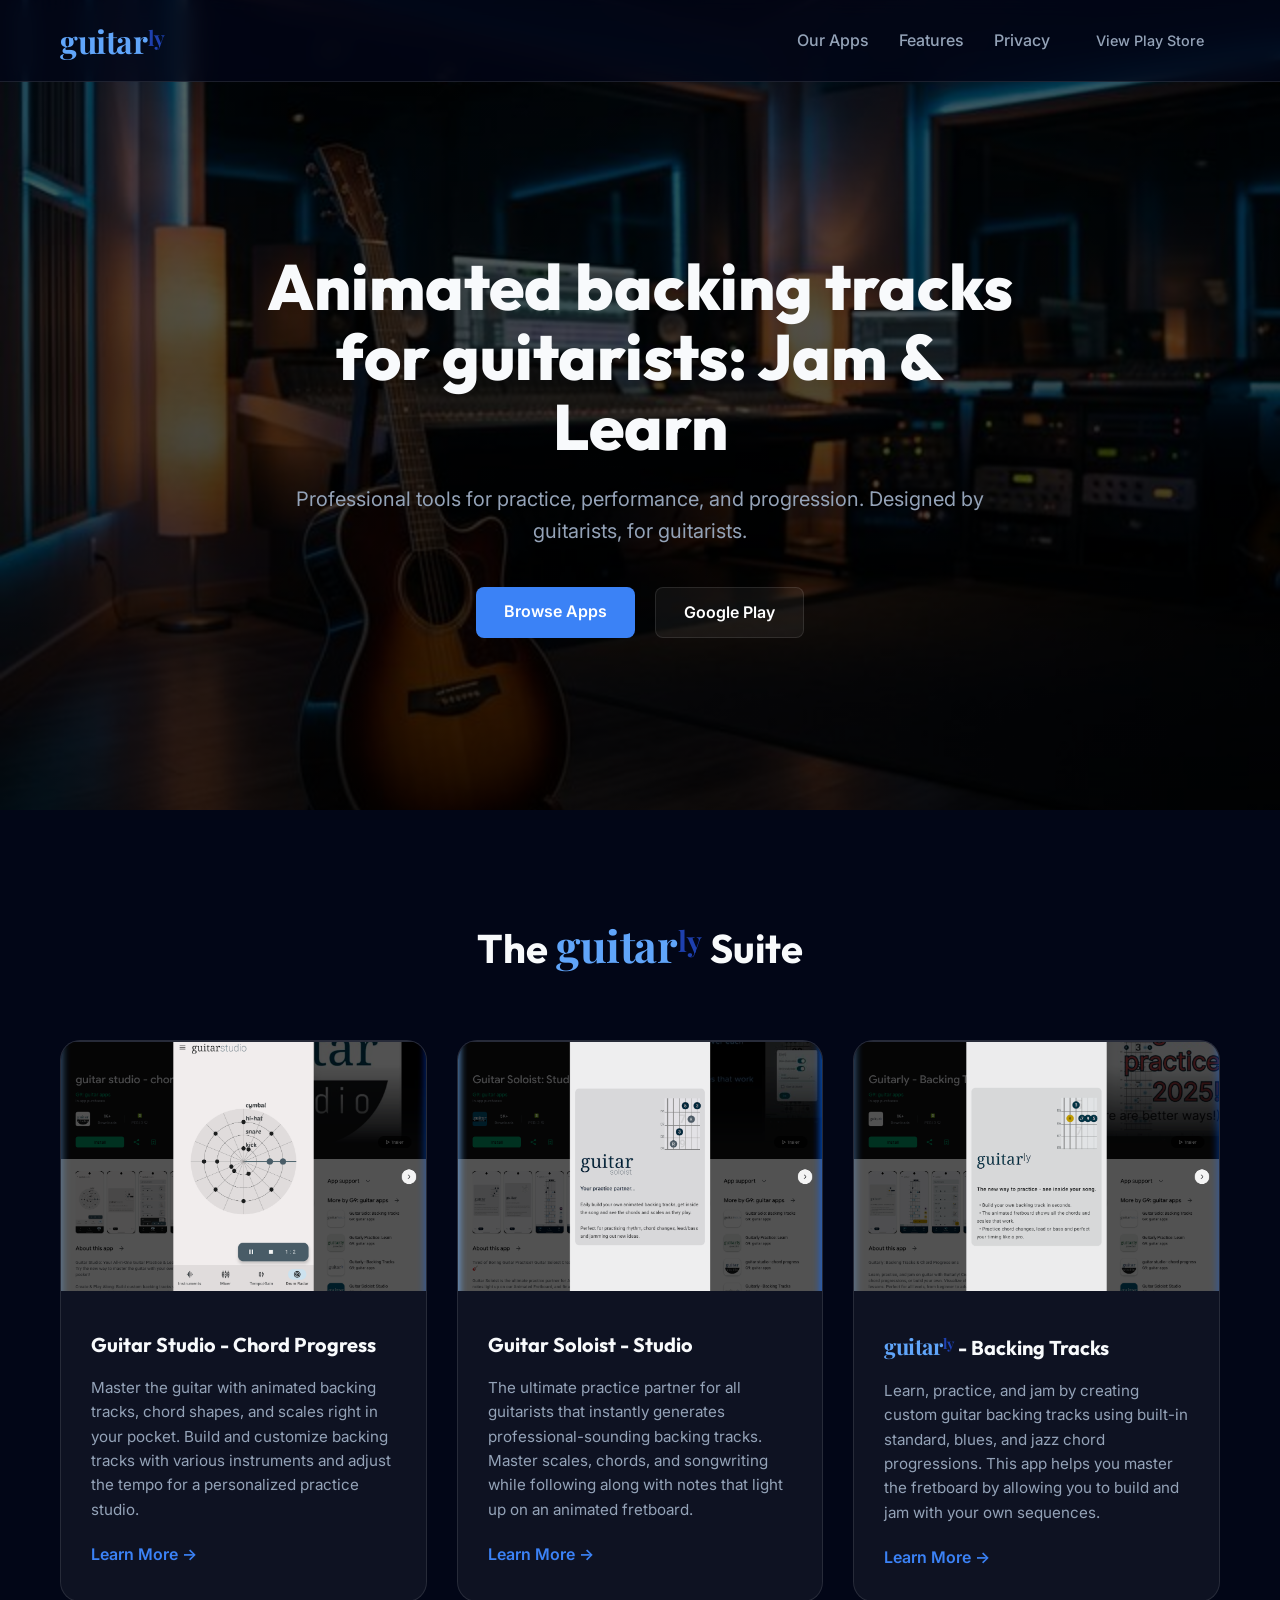
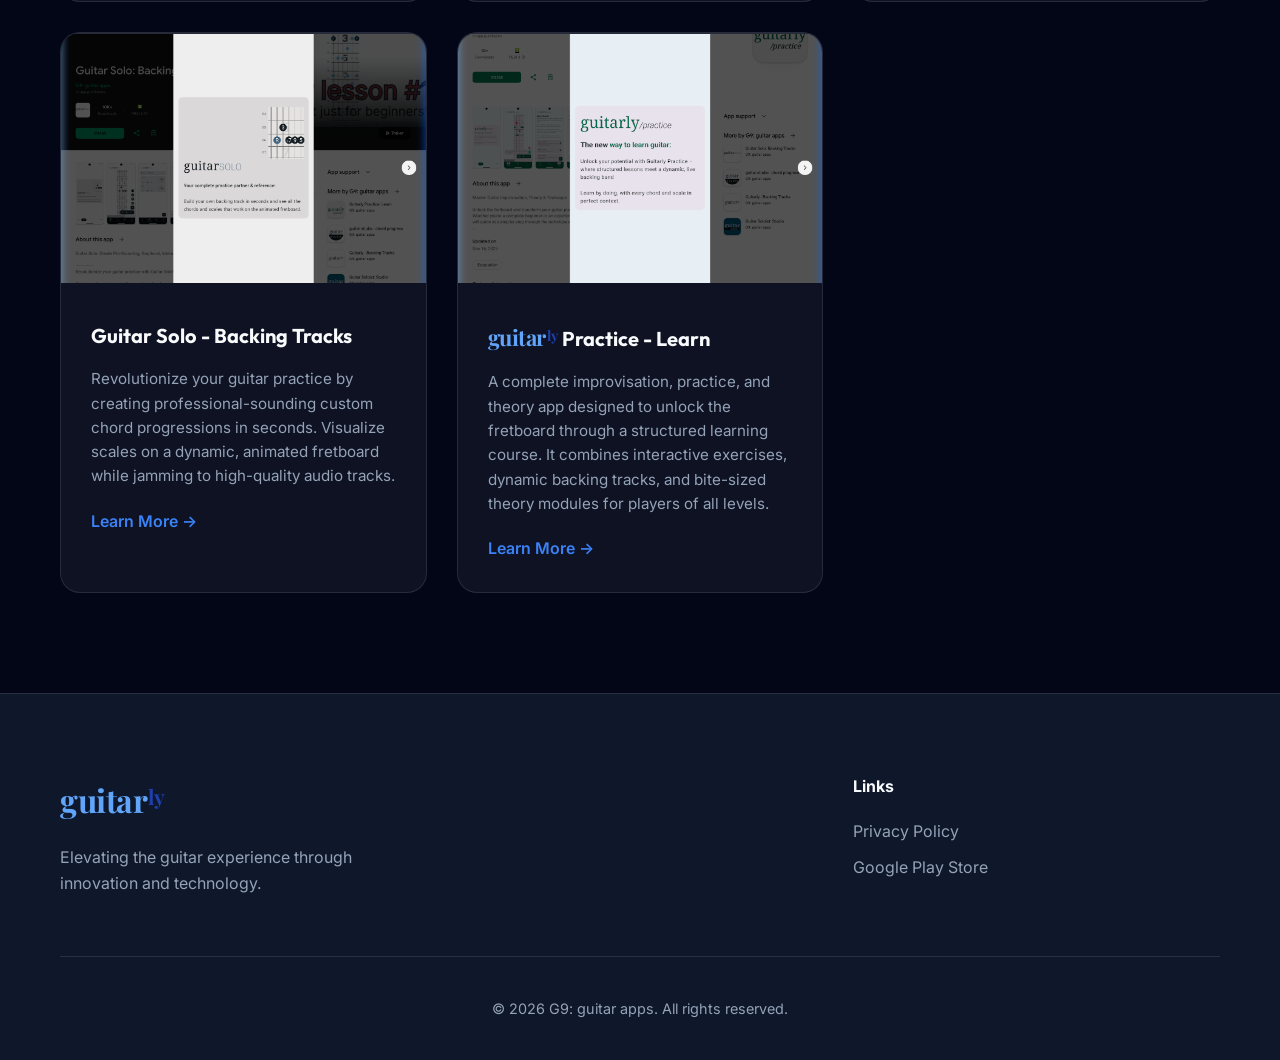
<file: index.html>
<!DOCTYPE html>
<html lang="en">

<head>
    <meta charset="UTF-8">
    <meta name="viewport" content="width=device-width, initial-scale=1.0">
    <title>Guitarly | Professional Guitar Apps for Practice & Performance</title>
    <meta name="description"
        content="Master your guitar journey with Guitarly. Professional apps for chord progressions, backing tracks, and structured practice. Download on Google Play.">
    <link rel="stylesheet" href="style.css">
    <link rel="preconnect" href="https://fonts.googleapis.com">
    <link rel="preconnect" href="https://fonts.gstatic.com" crossorigin>
    <link
        href="https://fonts.googleapis.com/css2?family=Inter:wght@300;400;600;800&family=Outfit:wght@400;700&family=Playfair+Display:wght@700&display=swap"
        rel="stylesheet">
    <script>
        document.addEventListener('DOMContentLoaded', function() {
            const urlParams = new URLSearchParams(window.location.search);
            const mix = urlParams.get('mix');
            if (mix) {
                const isAndroid = /Android/i.test(navigator.userAgent);
                if (isAndroid) {
                    // Use Android intent to fall back to Google Play if the app is not installed
                    window.location.href = 'intent://share?mix=' + mix + '#Intent;scheme=guitarly;package=g9.guitarly;end';
                } else {
                    // For non-Android, safely attempt to launch using a hidden iframe
                    // This avoids blank screens or unknown scheme errors on the main page
                    const iframe = document.createElement('iframe');
                    iframe.style.display = 'none';
                    iframe.src = 'guitarly://share?mix=' + mix;
                    document.body.appendChild(iframe);
                }
            }
        });
    </script>
</head>

<body>
    <nav class="navbar">
        <div class="container">
            <a href="#" class="logo logo-nav">
                <span class="logo-main">guitar</span><span class="logo-suffix">ly</span>
            </a>
            <ul class="nav-links">
                <li><a href="#apps">Our Apps</a></li>
                <li><a href="#features">Features</a></li>
                <li><a href="privacy.html">Privacy</a></li>
                <li><a href="https://play.google.com/store/apps/dev?id=7664260184801180250" class="btn btn-small">View
                        Play Store</a></li>
            </ul>
        </div>
    </nav>

    <header class="hero"
        style="background-image: linear-gradient(rgba(0,0,0,0.6), rgba(0,0,0,0.8)), url('guitarly_hero_bg_1772017018925.png');">
        <div class="container hero-content">
            <h1 class="fade-in"><span id="hero-title-text" class="title-text">Animated backing tracks for guitarists:
                    Jam & Learn</span></h1>
            <p class="fade-in-delay">Professional tools for practice, performance, and progression. Designed by
                guitarists, for guitarists.</p>
            <div class="hero-btns fade-in-delay">
                <a href="#apps" class="btn btn-primary">Browse Apps</a>
                <a href="https://play.google.com/store/apps/dev?id=7664260184801180250" class="btn btn-secondary">Google
                    Play</a>
            </div>
        </div>
    </header>

    <section id="apps" class="apps-section">
        <div class="container">
            <h2 class="section-title">The <span class="logo logo-inline"><span class="logo-main">guitar</span><span
                        class="logo-suffix">ly</span></span> Suite</h2>
            <div class="apps-grid">
                <!-- App 1 -->
                <div class="app-card">
                    <img src="guitar_studio_screenshot_v2_1772020295093.png" alt="Guitar Studio - Chord Progress"
                        class="app-image">
                    <div class="app-info">
                        <h3>Guitar Studio - Chord Progress</h3>
                        <p>Master the guitar with animated backing tracks, chord shapes, and scales right in your
                            pocket. Build and customize backing tracks with various instruments and adjust the tempo for
                            a personalized practice studio.</p>
                        <a href="https://play.google.com/store/apps/details?id=g9.smt.guitarStudio"
                            class="btn-text">Learn More →</a>
                    </div>
                </div>
                <!-- App 2 -->
                <div class="app-card">
                    <img src="guitar_soloist_screenshot_1772020316202.png" alt="Guitar Soloist - Studio"
                        class="app-image">
                    <div class="app-info">
                        <h3>Guitar Soloist - Studio</h3>
                        <p>The ultimate practice partner for all guitarists that instantly generates
                            professional-sounding backing tracks. Master scales, chords, and songwriting while following
                            along with notes that light up on an animated fretboard.</p>
                        <a href="https://play.google.com/store/apps/details?id=g9.smt.guitarSoloist"
                            class="btn-text">Learn More →</a>
                    </div>
                </div>
                <!-- App 3 -->
                <div class="app-card">
                    <img src="guitarly_backing_tracks_screenshot_1772020341798.png" alt="Guitarly - Backing Tracks"
                        class="app-image">
                    <div class="app-info">
                        <h3><span class="logo logo-inline"><span class="logo-main">guitar</span><span
                                    class="logo-suffix">ly</span></span> - Backing Tracks</h3>
                        <p>Learn, practice, and jam by creating custom guitar backing tracks using built-in standard,
                            blues, and jazz chord progressions. This app helps you master the fretboard by allowing you
                            to build and jam with your own sequences.</p>
                        <a href="https://play.google.com/store/apps/details?id=g9.guitarly" class="btn-text">Learn More
                            →</a>
                    </div>
                </div>
                <!-- App 4 -->
                <div class="app-card">
                    <img src="guitar_solo_screenshot_1772020372083.png" alt="Guitar Solo - Backing Tracks"
                        class="app-image">
                    <div class="app-info">
                        <h3>Guitar Solo - Backing Tracks</h3>
                        <p>Revolutionize your guitar practice by creating professional-sounding custom chord
                            progressions in seconds. Visualize scales on a dynamic, animated fretboard while jamming to
                            high-quality audio tracks.</p>
                        <a href="https://play.google.com/store/apps/details?id=guitar.solo" class="btn-text">Learn More
                            →</a>
                    </div>
                </div>
                <!-- App 5 -->
                <div class="app-card">
                    <img src="guitarly_practice_screenshot_1772020402333.png" alt="Guitarly Practice - Learn"
                        class="app-image">
                    <div class="app-info">
                        <h3><span class="logo logo-inline"><span class="logo-main">guitar</span><span
                                    class="logo-suffix">ly</span></span> Practice - Learn</h3>
                        <p>A complete improvisation, practice, and theory app designed to unlock the fretboard through a
                            structured learning course. It combines interactive exercises, dynamic backing tracks, and
                            bite-sized theory modules for players of all levels.</p>
                        <a href="https://play.google.com/store/apps/details?id=g9.smt.guitarly.practice"
                            class="btn-text">Learn More →</a>
                    </div>
                </div>
            </div>
        </div>
    </section>

    <footer class="footer">
        <div class="container">
            <div class="footer-grid">
                <div class="footer-brand">
                    <a href="#" class="logo logo-nav">
                        <span class="logo-main">guitar</span><span class="logo-suffix">ly</span>
                    </a>
                    <p>Elevating the guitar experience through innovation and technology.</p>
                </div>
                <div class="footer-links">
                    <h4>Links</h4>
                    <ul>
                        <li><a href="privacy.html">Privacy Policy</a></li>
                        <li><a href="https://play.google.com/store/apps/dev?id=7664260184801180250">Google Play
                                Store</a></li>
                    </ul>
                </div>
            </div>
            <div class="footer-bottom">
                <p>&copy; 2026 G9: guitar apps. All rights reserved.</p>
            </div>
        </div>
    </footer>

    <script>
        // Simple fade-in animation on scroll
        const observer = new IntersectionObserver((entries) => {
            entries.forEach(entry => {
                if (entry.isIntersecting) {
                    entry.target.classList.add('visible');
                }
            });
        });

        document.querySelectorAll('.app-card').forEach((el) => observer.observe(el));

        // Alternating Hero Titles
        const titles = [
            "Animated backing tracks for guitarists: Jam & Learn",
            "The new way to learn guitar: watch & play",
            "Learn guitar with backing tracks, scales, chords & visual fretboard. Practice smart!",
            "Structured guitar practice with animated backing tracks, theory, exercises, guided jam sessions and quizzes.",
            "Create animated guitar backing tracks, learn chords & scales, and jam!",
            "Guitar Inspiration! Suggested scales and exercises that work over every chord."
        ];

        let currentTitleIndex = 0;
        const titleElement = document.getElementById('hero-title-text');

        function rotateTitle() {
            titleElement.classList.add('fade-out');

            setTimeout(() => {
                currentTitleIndex = (currentTitleIndex + 1) % titles.length;
                titleElement.textContent = titles[currentTitleIndex];
                titleElement.classList.remove('fade-out');
                titleElement.classList.add('fade-in');

                setTimeout(() => {
                    titleElement.classList.remove('fade-in');
                }, 600); // Match transition duration in CSS
            }, 600); // Match transition duration in CSS
        }

        setInterval(rotateTitle, 5000); // Change title every 5 seconds
    </script>
</body>

</html>
</file>
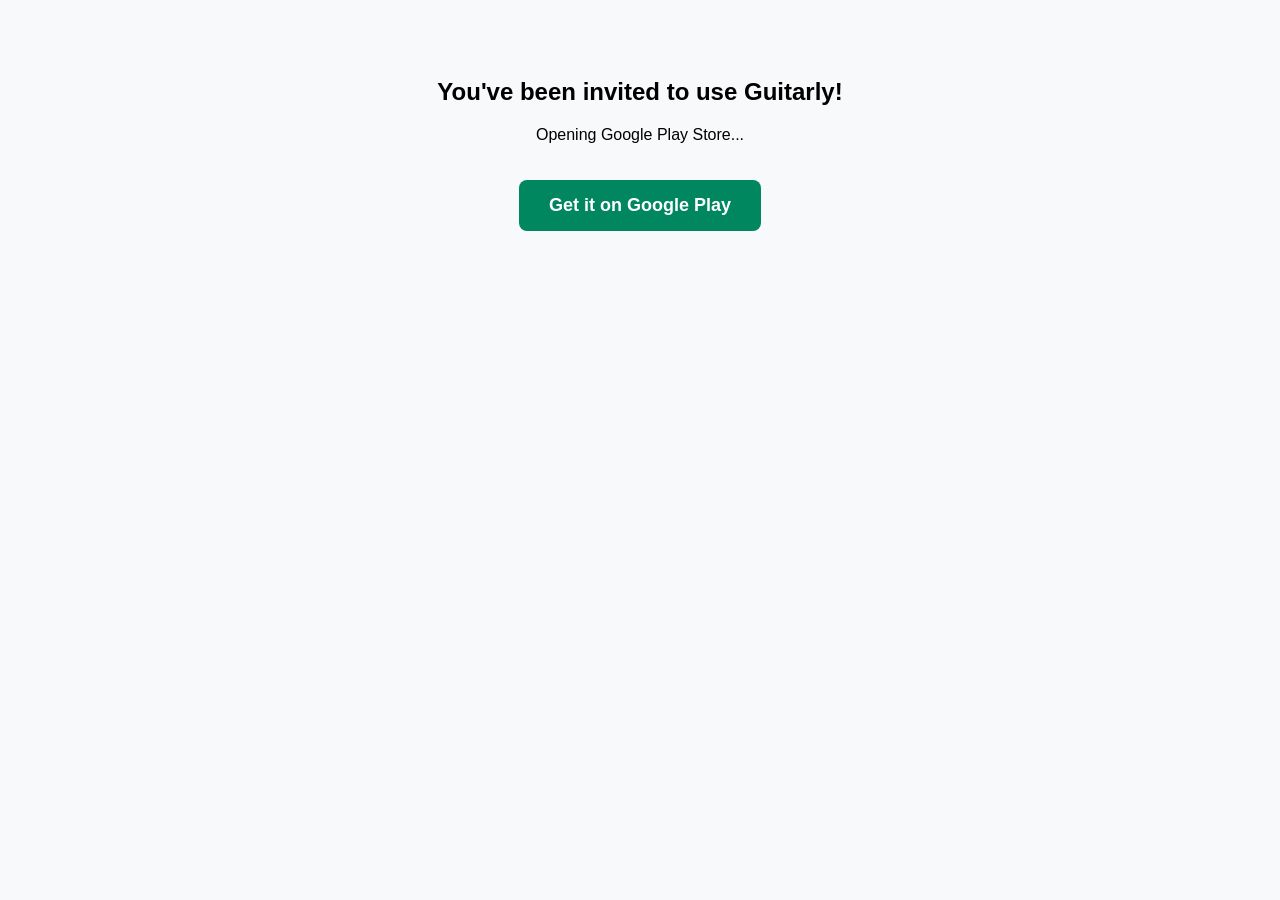
<file: guitarly/index.html>
<!DOCTYPE html>
<html lang="en">
<head>
    <meta charset="UTF-8">
    <meta name="viewport" content="width=device-width, initial-scale=1.0">
    <title>Download Guitarly</title>
    <!-- Add some basic styling so it looks nice if the instant redirect is slow -->
    <style>
        body { font-family: sans-serif; text-align: center; padding: 50px; background-color: #f8f9fa; }
        .btn { display: inline-block; padding: 15px 30px; font-size: 18px; color: white; background-color: #01875f; text-decoration: none; border-radius: 8px; margin-top: 20px; font-weight: bold; }
    </style>
    <script>
        // Set the specific package name for this folder's app
        const APP_PACKAGE_NAME = "g9.guitarly";
        
        window.onload = function() {
            // Attempt to open the native Play Store App directly
            window.location.href = "market://details?id=" + APP_PACKAGE_NAME;
            
            // Fallback: If opening the native app fails (e.g., they are on a PC), 
            // redirect them to the web Play Store after 2 seconds
            setTimeout(function() {
                window.location.href = "https://play.google.com/store/apps/details?id=" + APP_PACKAGE_NAME;
            }, 2000);
        };
    </script>
</head>
<body>
    <h2>You've been invited to use Guitarly!</h2>
    <p>Opening Google Play Store...</p>
    <!-- Manual button in case the automatic redirect is blocked by their browser -->
    <a href="https://play.google.com/store/apps/details?id=g9.guitarly" class="btn">Get it on Google Play</a>
</body>
</html>
</file>
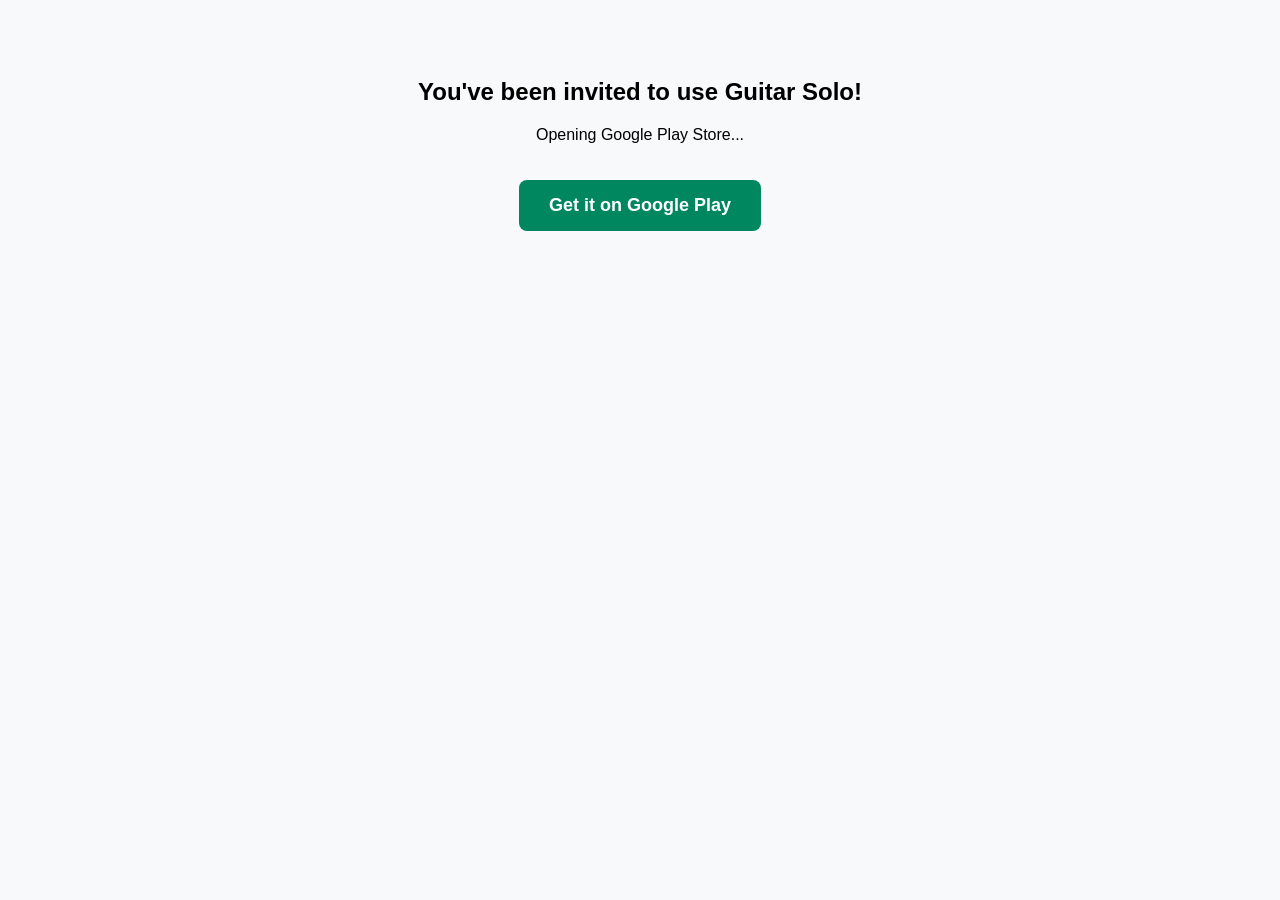
<file: guitarsolo/index.html>
<!DOCTYPE html>
<html lang="en">
<head>
    <meta charset="UTF-8">
    <meta name="viewport" content="width=device-width, initial-scale=1.0">
    <title>Download Guitar Solo</title>
    <!-- Add some basic styling so it looks nice if the instant redirect is slow -->
    <style>
        body { font-family: sans-serif; text-align: center; padding: 50px; background-color: #f8f9fa; }
        .btn { display: inline-block; padding: 15px 30px; font-size: 18px; color: white; background-color: #01875f; text-decoration: none; border-radius: 8px; margin-top: 20px; font-weight: bold; }
    </style>
    <script>
        // Set the specific package name for this folder's app
        const APP_PACKAGE_NAME = "guitar.solo";
        
        window.onload = function() {
            // Attempt to open the native Play Store App directly
            window.location.href = "market://details?id=" + APP_PACKAGE_NAME;
            
            // Fallback: If opening the native app fails (e.g., they are on a PC), 
            // redirect them to the web Play Store after 2 seconds
            setTimeout(function() {
                window.location.href = "https://play.google.com/store/apps/details?id=" + APP_PACKAGE_NAME;
            }, 2000);
        };
    </script>
</head>
<body>
    <h2>You've been invited to use Guitar Solo!</h2>
    <p>Opening Google Play Store...</p>
    <!-- Manual button in case the automatic redirect is blocked by their browser -->
    <a href="https://play.google.com/store/apps/details?id=guitar.solo" class="btn">Get it on Google Play</a>
</body>
</html>
</file>
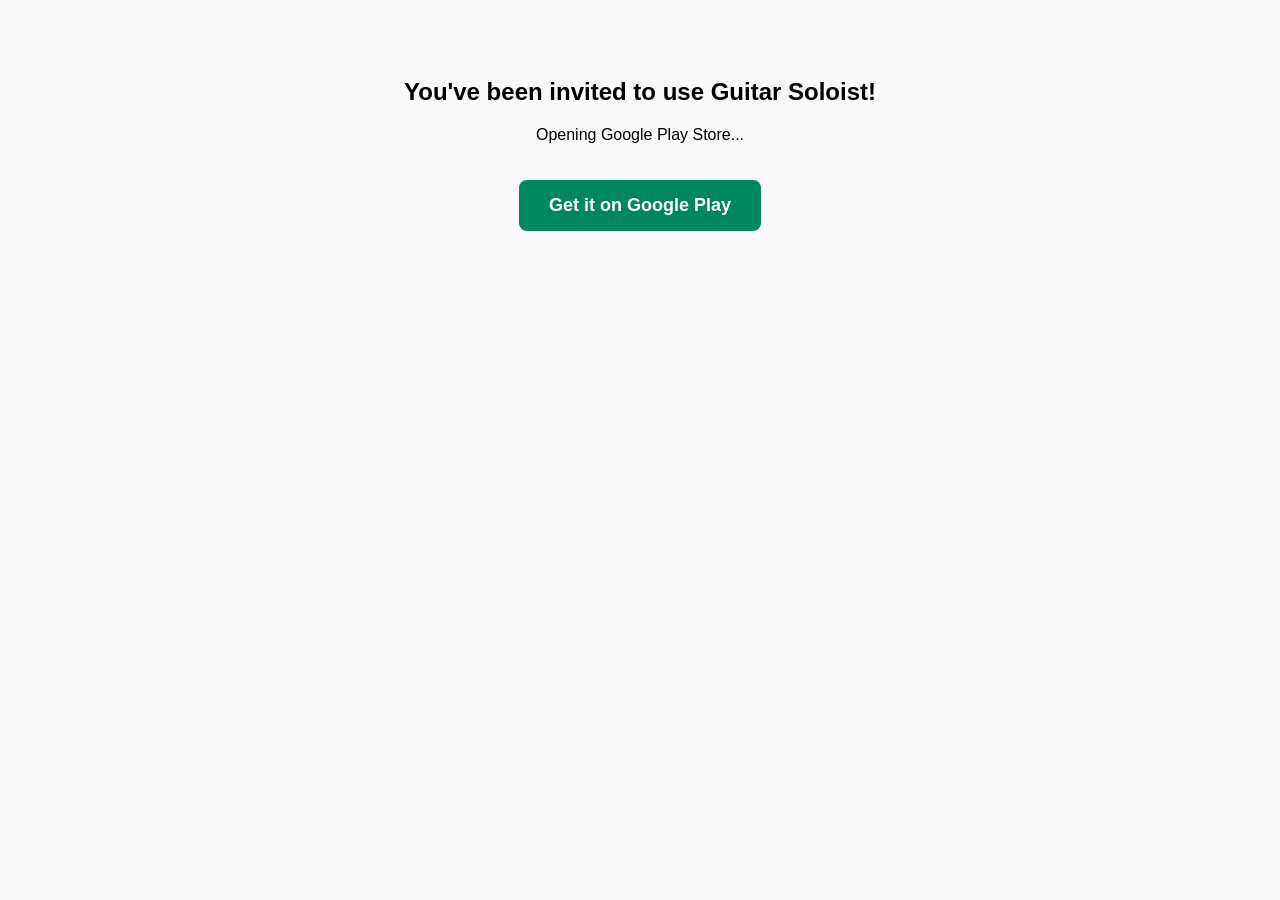
<file: guitarsoloist/index.html>
<!DOCTYPE html>
<html lang="en">
<head>
    <meta charset="UTF-8">
    <meta name="viewport" content="width=device-width, initial-scale=1.0">
    <title>Download Guitar Soloist</title>
    <!-- Add some basic styling so it looks nice if the instant redirect is slow -->
    <style>
        body { font-family: sans-serif; text-align: center; padding: 50px; background-color: #f8f9fa; }
        .btn { display: inline-block; padding: 15px 30px; font-size: 18px; color: white; background-color: #01875f; text-decoration: none; border-radius: 8px; margin-top: 20px; font-weight: bold; }
    </style>
    <script>
        // Set the specific package name for this folder's app
        const APP_PACKAGE_NAME = "g9.smt.guitarSoloist";
        
        window.onload = function() {
            // Attempt to open the native Play Store App directly
            window.location.href = "market://details?id=" + APP_PACKAGE_NAME;
            
            // Fallback: If opening the native app fails (e.g., they are on a PC), 
            // redirect them to the web Play Store after 2 seconds
            setTimeout(function() {
                window.location.href = "https://play.google.com/store/apps/details?id=" + APP_PACKAGE_NAME;
            }, 2000);
        };
    </script>
</head>
<body>
    <h2>You've been invited to use Guitar Soloist!</h2>
    <p>Opening Google Play Store...</p>
    <!-- Manual button in case the automatic redirect is blocked by their browser -->
    <a href="https://play.google.com/store/apps/details?id=g9.smt.guitarSoloist" class="btn">Get it on Google Play</a>
</body>
</html>
</file>
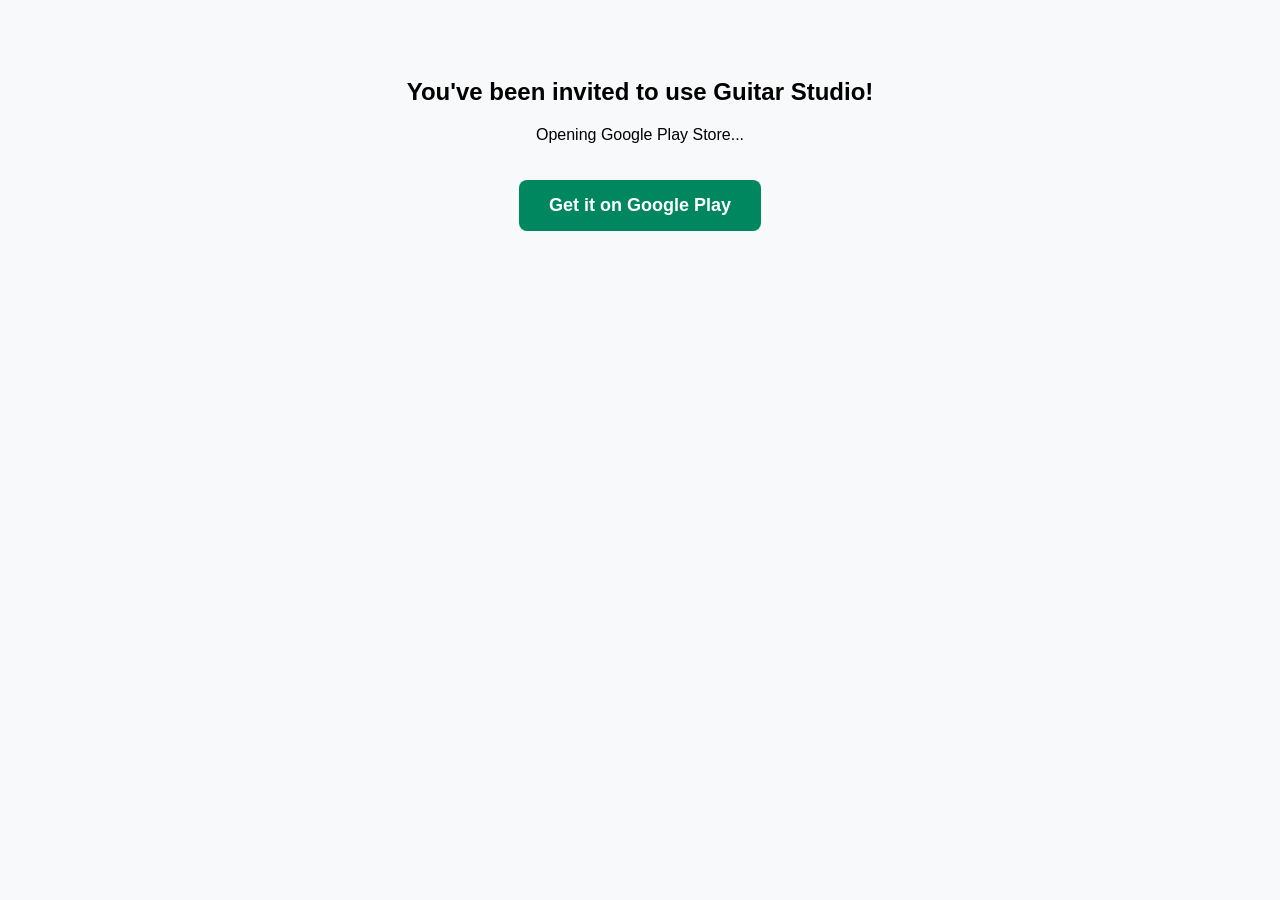
<file: guitarstudio/index.html>
<!DOCTYPE html>
<html lang="en">
<head>
    <meta charset="UTF-8">
    <meta name="viewport" content="width=device-width, initial-scale=1.0">
    <title>Download Guitar Studio</title>
    <!-- Add some basic styling so it looks nice if the instant redirect is slow -->
    <style>
        body { font-family: sans-serif; text-align: center; padding: 50px; background-color: #f8f9fa; }
        .btn { display: inline-block; padding: 15px 30px; font-size: 18px; color: white; background-color: #01875f; text-decoration: none; border-radius: 8px; margin-top: 20px; font-weight: bold; }
    </style>
    <script>
        // Set the specific package name for this folder's app
        const APP_PACKAGE_NAME = "g9.smt.guitarStudio";
        
        window.onload = function() {
            // Attempt to open the native Play Store App directly
            window.location.href = "market://details?id=" + APP_PACKAGE_NAME;
            
            // Fallback: If opening the native app fails (e.g., they are on a PC), 
            // redirect them to the web Play Store after 2 seconds
            setTimeout(function() {
                window.location.href = "https://play.google.com/store/apps/details?id=" + APP_PACKAGE_NAME;
            }, 2000);
        };
    </script>
</head>
<body>
    <h2>You've been invited to use Guitar Studio!</h2>
    <p>Opening Google Play Store...</p>
    <!-- Manual button in case the automatic redirect is blocked by their browser -->
    <a href="https://play.google.com/store/apps/details?id=g9.smt.guitarStudio" class="btn">Get it on Google Play</a>
</body>
</html>
</file>
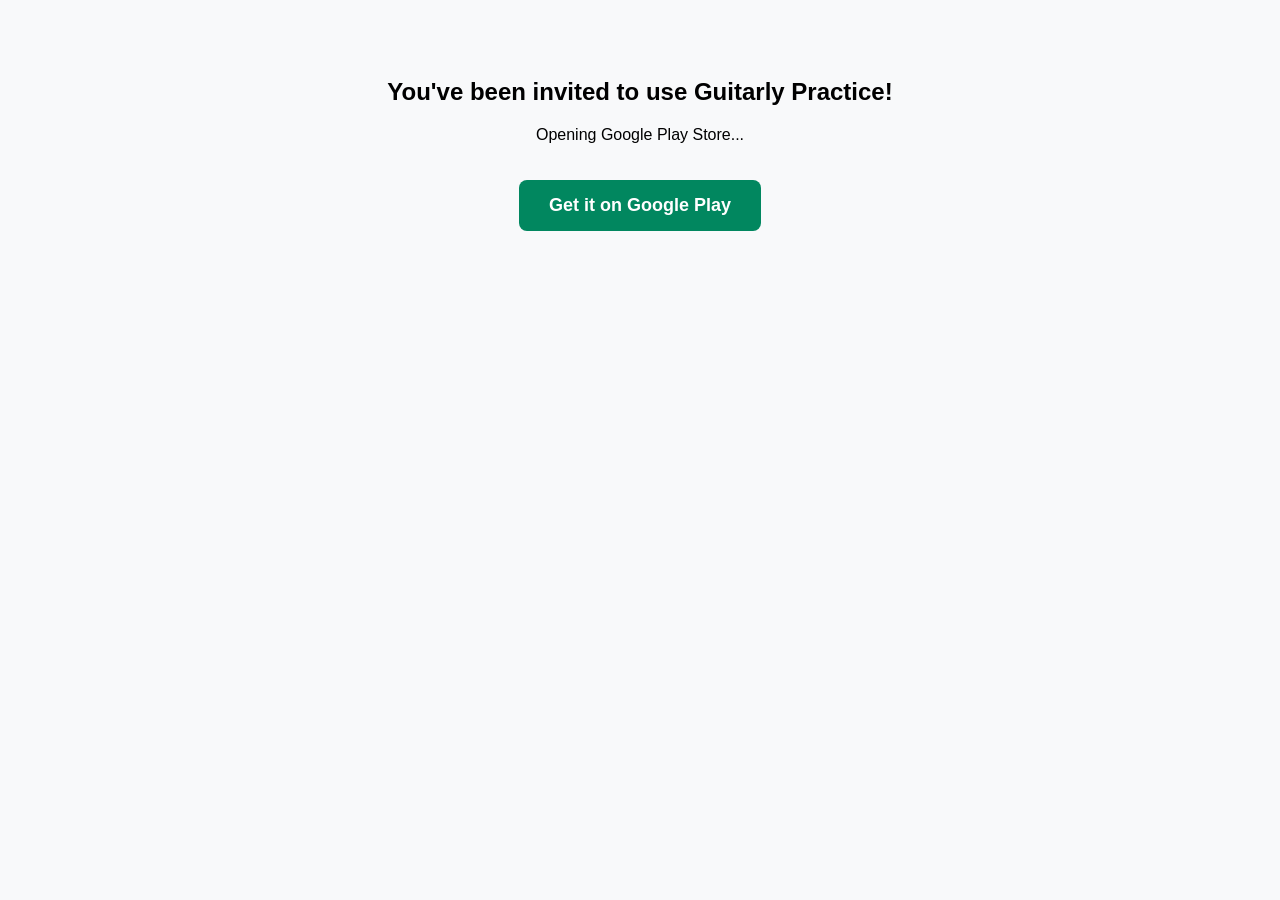
<file: practice/index.html>
<!DOCTYPE html>
<html lang="en">
<head>
    <meta charset="UTF-8">
    <meta name="viewport" content="width=device-width, initial-scale=1.0">
    <title>Download Guitarly Practice</title>
    <!-- Add some basic styling so it looks nice if the instant redirect is slow -->
    <style>
        body { font-family: sans-serif; text-align: center; padding: 50px; background-color: #f8f9fa; }
        .btn { display: inline-block; padding: 15px 30px; font-size: 18px; color: white; background-color: #01875f; text-decoration: none; border-radius: 8px; margin-top: 20px; font-weight: bold; }
    </style>
    <script>
        // Set the specific package name for this folder's app
        const APP_PACKAGE_NAME = "g9.smt.guitarly.practice";
        
        window.onload = function() {
            // Attempt to open the native Play Store App directly
            window.location.href = "market://details?id=" + APP_PACKAGE_NAME;
            
            // Fallback: If opening the native app fails (e.g., they are on a PC), 
            // redirect them to the web Play Store after 2 seconds
            setTimeout(function() {
                window.location.href = "https://play.google.com/store/apps/details?id=" + APP_PACKAGE_NAME;
            }, 2000);
        };
    </script>
</head>
<body>
    <h2>You've been invited to use Guitarly Practice!</h2>
    <p>Opening Google Play Store...</p>
    <!-- Manual button in case the automatic redirect is blocked by their browser -->
    <a href="https://play.google.com/store/apps/details?id=g9.smt.guitarly.practice" class="btn">Get it on Google Play</a>
</body>
</html>
</file>
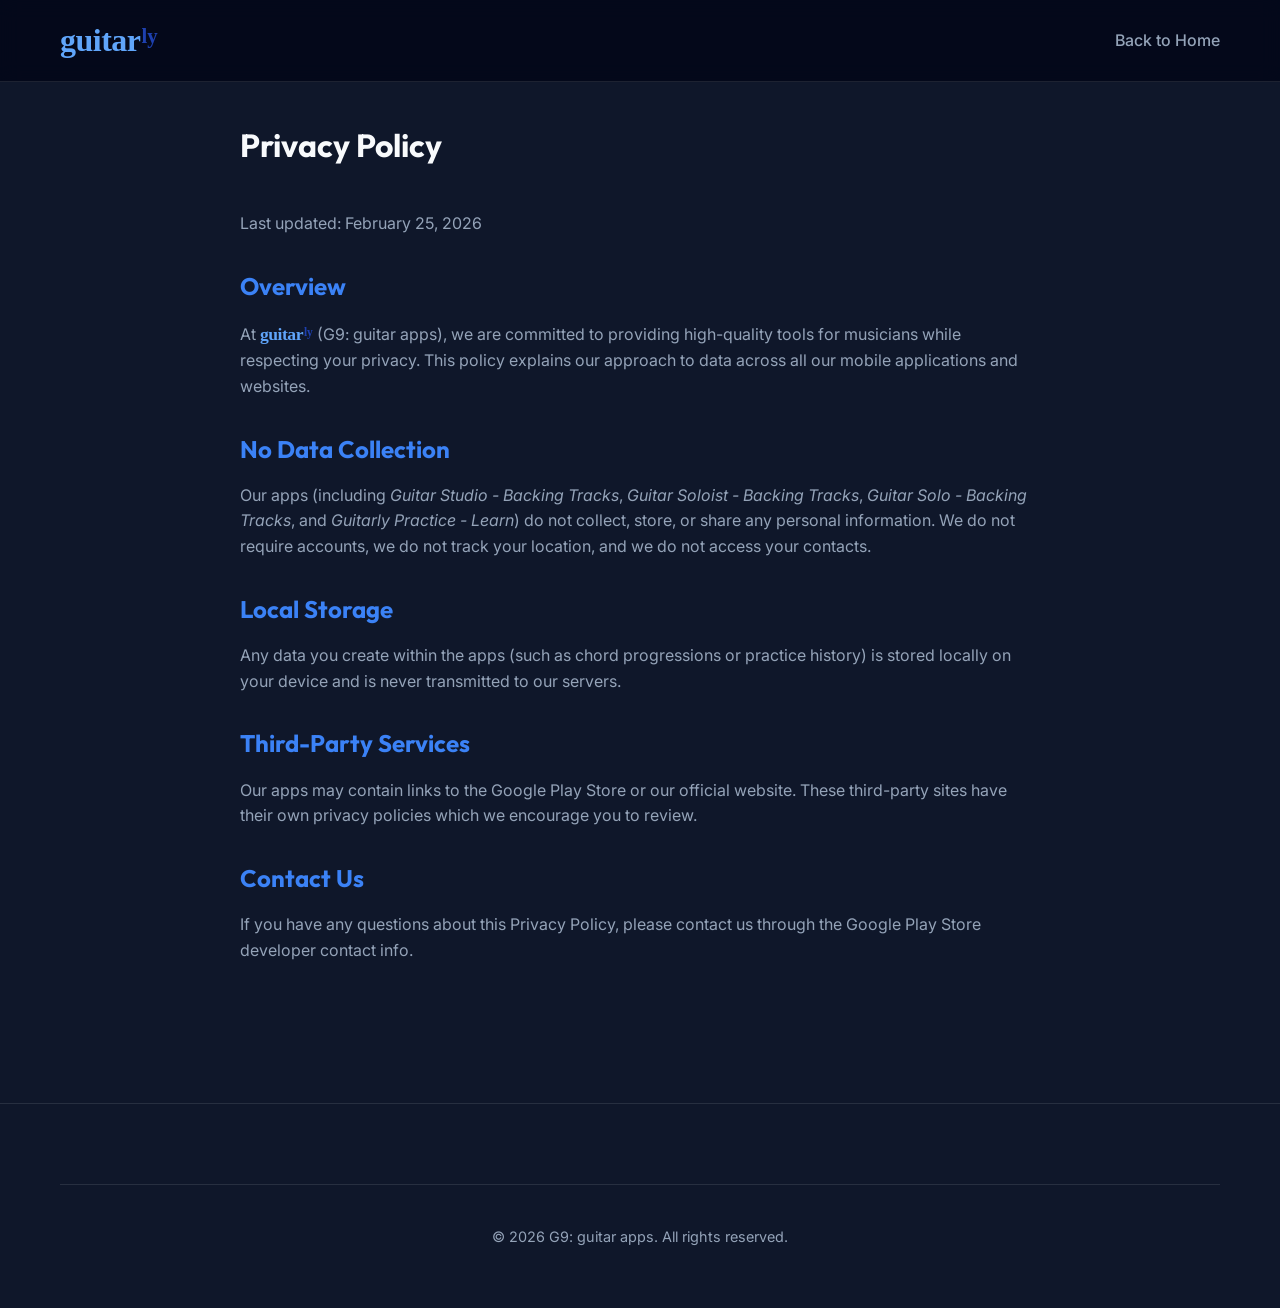
<file: privacy.html>
<!DOCTYPE html>
<html lang="en">

<head>
    <meta charset="UTF-8">
    <meta name="viewport" content="width=device-width, initial-scale=1.0">
    <title>Privacy Policy | Guitarly</title>
    <link rel="stylesheet" href="style.css">
    <link href="https://fonts.googleapis.com/css2?family=Inter:wght@400;600&family=Outfit:wght@700&display=swap"
        rel="stylesheet">
    <style>
        .privacy-content {
            padding: 120px 0;
            max-width: 800px;
            margin: 0 auto;
        }

        h1 {
            margin-bottom: 40px;
            color: var(--text-light);
        }

        h2 {
            margin: 30px 0 15px;
            color: var(--primary);
        }

        p {
            color: var(--text-muted);
            margin-bottom: 20px;
        }
    </style>
</head>

<body>
    <nav class="navbar">
        <div class="container">
            <a href="index.html" class="logo logo-nav">
                <span class="logo-main">guitar</span><span class="logo-suffix">ly</span>
            </a>
            <ul class="nav-links">
                <li><a href="index.html">Back to Home</a></li>
            </ul>
        </div>
    </nav>

    <div class="container privacy-content">
        <h1>Privacy Policy</h1>
        <p>Last updated: February 25, 2026</p>

        <h2>Overview</h2>
        <p>At <span class="logo logo-inline"><span class="logo-main">guitar</span><span
                    class="logo-suffix">ly</span></span> (G9: guitar apps), we are committed to providing high-quality
            tools for musicians while
            respecting your privacy. This policy explains our approach to data across all our mobile applications and
            websites.</p>

        <h2>No Data Collection</h2>
        <p>Our apps (including <i>Guitar Studio - Backing Tracks</i>, <i>Guitar Soloist - Backing Tracks</i>, <i>Guitar Solo - Backing Tracks</i>, and <i>Guitarly Practice - Learn</i>) do not collect, store, or share any personal information. We do not require accounts, we do not track your location, and we do not access your contacts.</p>

        <h2>Local Storage</h2>
        <p>Any data you create within the apps (such as chord progressions or practice history) is stored locally on
            your device and is never transmitted to our servers.</p>

        <h2>Third-Party Services</h2>
        <p>Our apps may contain links to the Google Play Store or our official website. These third-party sites have
            their own privacy policies which we encourage you to review.</p>

        <h2>Contact Us</h2>
        <p>If you have any questions about this Privacy Policy, please contact us through the Google Play Store
            developer contact info.</p>
    </div>

    <footer class="footer">
        <div class="container">
            <div class="footer-bottom">
                <p>&copy; 2026 G9: guitar apps. All rights reserved.</p>
            </div>
        </div>
    </footer>
</body>

</html>
</file>
<file: style.css>
:root {
    --primary: #3b82f6;
    --primary-hover: #2563eb;
    --accent: #60a5fa;
    --bg-dark: #0f172a;
    --bg-darker: #020617;
    --text-light: #f8fafc;
    --text-muted: #94a3b8;
    --glass: rgba(255, 255, 255, 0.05);
    --glass-border: rgba(255, 255, 255, 0.1);
}

* {
    margin: 0;
    padding: 0;
    box-sizing: border-box;
}

body {
    font-family: 'Inter', sans-serif;
    background-color: var(--bg-dark);
    color: var(--text-light);
    line-height: 1.6;
    overflow-x: hidden;
}

h1,
h2,
h3,
.logo {
    font-family: 'Outfit', sans-serif;
}

.container {
    max-width: 1200px;
    margin: 0 auto;
    padding: 0 20px;
}

/* Navbar */
.navbar {
    position: fixed;
    top: 0;
    width: 100%;
    background: rgba(2, 6, 23, 0.8);
    backdrop-filter: blur(10px);
    z-index: 1000;
    padding: 15px 0;
    border-bottom: 1px solid var(--glass-border);
}

.navbar .container {
    display: flex;
    justify-content: space-between;
    align-items: center;
}

.logo {
    display: inline-flex;
    align-items: baseline;
    text-decoration: none;
    font-family: 'Playfair Display', serif;
    font-weight: 700;
}

.logo-nav {
    display: flex;
    /* Maintain flex for navbar alignment */
    font-size: 2rem;
}

.logo-inline {
    font-size: 1.1em;
    vertical-align: baseline;
}

.logo-main {
    color: #60a5fa;
    /* Light Blue */
    letter-spacing: -0.5px;
}

.logo-suffix {
    color: #1e40af;
    /* Dark Blue */
    font-size: 0.65em;
    position: relative;
    top: -0.4em;
    margin-left: 1px;
}

.nav-links {
    list-style: none;
    display: flex;
    gap: 30px;
    align-items: center;
}

.nav-links a {
    text-decoration: none;
    color: var(--text-muted);
    font-weight: 500;
    transition: color 0.3s;
}

.nav-links a:hover {
    color: var(--text-light);
}

/* Buttons */
.btn {
    display: inline-block;
    padding: 12px 28px;
    border-radius: 8px;
    font-weight: 600;
    text-decoration: none;
    transition: all 0.3s;
    cursor: pointer;
}

.btn-small {
    padding: 8px 16px;
    font-size: 0.9rem;
}

.btn-primary {
    background-color: var(--primary);
    color: white;
}

.btn-primary:hover {
    background-color: var(--primary-hover);
    transform: translateY(-2px);
    box-shadow: 0 4px 15px rgba(59, 130, 246, 0.4);
}

.btn-secondary {
    background-color: var(--glass);
    color: white;
    border: 1px solid var(--glass-border);
}

.btn-secondary:hover {
    background-color: rgba(255, 255, 255, 0.1);
}

.btn-text {
    color: var(--primary);
    text-decoration: none;
    font-weight: 600;
}

.btn-text:hover {
    text-decoration: underline;
}

/* Hero */
.hero {
    height: 90vh;
    background-size: cover;
    background-position: center;
    display: flex;
    align-items: center;
    text-align: center;
    padding-top: 80px;
}

.hero-content {
    max-width: 800px;
}

.hero h1 {
    font-size: 4rem;
    font-weight: 800;
    margin-bottom: 20px;
    line-height: 1.1;
    min-height: 2.2em;
    /* Ensure space for longer titles */
    display: flex;
    align-items: center;
    justify-content: center;
}

.title-text {
    transition: opacity 0.6s ease-in-out, transform 0.6s ease-in-out;
}

.title-text.fade-out {
    opacity: 0;
    transform: translateY(-10px);
}

.title-text.fade-in {
    opacity: 0;
    transform: translateY(10px);
}

.hero p {
    font-size: 1.25rem;
    color: var(--text-muted);
    margin-bottom: 40px;
}

.hero-btns {
    display: flex;
    gap: 20px;
    justify-content: center;
}

/* Apps Section */
.apps-section {
    padding: 100px 0;
    background-color: var(--bg-darker);
}

.section-title {
    font-size: 2.5rem;
    text-align: center;
    margin-bottom: 60px;
}

.apps-grid {
    display: grid;
    grid-template-columns: repeat(auto-fit, minmax(300px, 1fr));
    gap: 30px;
}

.app-card {
    background: var(--glass);
    border: 1px solid var(--glass-border);
    border-radius: 20px;
    overflow: hidden;
    transition: all 0.4s;
    opacity: 0;
    transform: translateY(30px);
}

.app-card.visible {
    opacity: 1;
    transform: translateY(0);
}

.app-card:hover {
    transform: translateY(-10px);
    border-color: var(--primary);
    box-shadow: 0 10px 30px rgba(0, 0, 0, 0.5);
}

.app-image {
    width: 100%;
    height: 250px;
    object-fit: cover;
    border-top: 1px solid var(--glass-border);
}

.placeholder-icon {
    width: 100%;
    height: 250px;
    display: flex;
    align-items: center;
    justify-content: center;
    font-size: 5rem;
    background: linear-gradient(45deg, var(--bg-dark), var(--bg-darker));
}

.app-info {
    padding: 30px;
}

.app-info h3 {
    margin-bottom: 15px;
    font-size: 1.25rem;
}

.app-info p {
    color: var(--text-muted);
    margin-bottom: 20px;
    font-size: 0.95rem;
}

/* Footer */
.footer {
    padding: 80px 0 40px;
    background-color: var(--bg-dark);
    border-top: 1px solid var(--glass-border);
}

.footer-grid {
    display: grid;
    grid-template-columns: 2fr 1fr;
    gap: 60px;
    margin-bottom: 60px;
}

.footer-brand p {
    margin-top: 20px;
    color: var(--text-muted);
    max-width: 300px;
}

.footer-links h4 {
    margin-bottom: 20px;
}

.footer-links ul {
    list-style: none;
}

.footer-links li {
    margin-bottom: 10px;
}

.footer-links a {
    color: var(--text-muted);
    text-decoration: none;
    transition: color 0.3s;
}

.footer-links a:hover {
    color: var(--primary);
}

.footer-bottom {
    text-align: center;
    padding-top: 40px;
    border-top: 1px solid var(--glass-border);
    color: var(--text-muted);
    font-size: 0.9rem;
}

/* Animations */
.fade-in {
    animation: fadeIn 1s ease-out forwards;
}

.fade-in-delay {
    opacity: 0;
    animation: fadeIn 1s ease-out 0.5s forwards;
}

@keyframes fadeIn {
    from {
        opacity: 0;
        transform: translateY(20px);
    }

    to {
        opacity: 1;
        transform: translateY(0);
    }
}

@media (max-width: 768px) {
    .hero h1 {
        font-size: 2.5rem;
    }

    .hero p {
        font-size: 1.1rem;
    }

    .nav-links {
        display: none;
    }

    .footer-grid {
        grid-template-columns: 1fr;
    }
}
</file>
